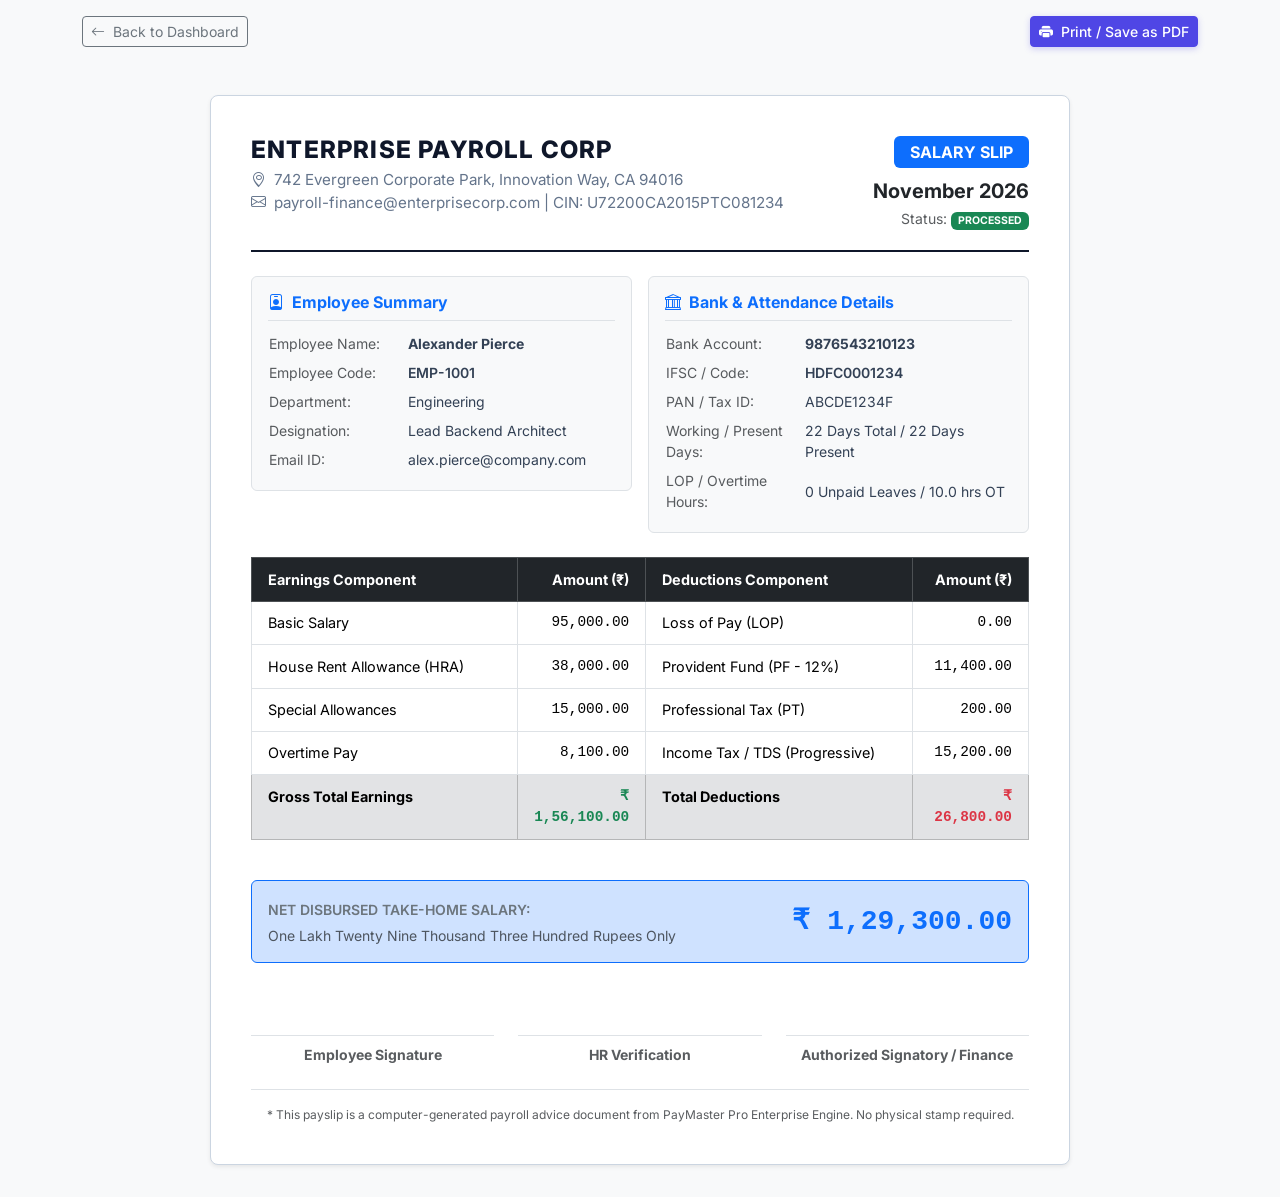
<file: test for girhub/target/classes/static/payslip.html>
<!DOCTYPE html>
<html lang="en">
<head>
    <meta charset="UTF-8">
    <meta name="viewport" content="width=device-width, initial-scale=1.0">
    <title>Employee Payslip - PayMaster Pro</title>
    <!-- Bootstrap 5 CSS -->
    <link href="https://cdn.jsdelivr.net/npm/bootstrap@5.3.3/dist/css/bootstrap.min.css" rel="stylesheet">
    <link href="https://cdn.jsdelivr.net/npm/bootstrap-icons@1.11.3/font/bootstrap-icons.min.css" rel="stylesheet">
    <link rel="stylesheet" href="css/styles.css">
    <style>
        .salary-table th, .salary-table td {
            padding: 0.65rem 1rem;
            font-size: 0.9rem;
        }
    </style>
</head>
<body class="bg-light">

    <!-- Top Action Bar (hidden when printed) -->
    <div class="container py-3 no-print">
        <div class="d-flex justify-content-between align-items-center">
            <a href="index.html" class="btn btn-outline-secondary btn-sm">
                <i class="bi bi-arrow-left me-1"></i> Back to Dashboard
            </a>
            <div class="d-flex gap-2">
                <button onclick="window.print()" class="btn btn-primary btn-sm">
                    <i class="bi bi-printer-fill me-1"></i> Print / Save as PDF
                </button>
            </div>
        </div>
    </div>

    <!-- Printable Payslip Document -->
    <div class="payslip-container shadow-sm bg-white" id="payslipSheet">
        <!-- Loading State -->
        <div id="loadingBox" class="text-center py-5">
            <div class="spinner-border text-primary" role="status"></div>
            <p class="text-muted mt-2">Loading official payslip record...</p>
        </div>

        <div id="payslipContent" class="d-none">
            <!-- Header -->
            <div class="payslip-header d-flex justify-content-between align-items-start">
                <div>
                    <h2 class="payslip-company-title mb-1">ENTERPRISE PAYROLL CORP</h2>
                    <div class="payslip-title-sub">
                        <i class="bi bi-geo-alt me-1"></i> 742 Evergreen Corporate Park, Innovation Way, CA 94016<br>
                        <i class="bi bi-envelope me-1"></i> payroll-finance@enterprisecorp.com | CIN: U72200CA2015PTC081234
                    </div>
                </div>
                <div class="text-end">
                    <span class="badge bg-primary px-3 py-2 fs-6 mb-2">SALARY SLIP</span>
                    <div class="fw-bold text-dark fs-5" id="lblPayPeriod">November 2026</div>
                    <small class="text-muted">Status: <span class="badge bg-success" id="lblStatus">PROCESSED</span></small>
                </div>
            </div>

            <!-- Employee & Bank Info Grid -->
            <div class="row g-3 mb-4">
                <div class="col-md-6">
                    <div class="p-3 border rounded bg-light">
                        <h6 class="fw-bold text-primary border-bottom pb-2 mb-2"><i class="bi bi-person-badge me-1"></i> Employee Summary</h6>
                        <table class="w-100 small">
                            <tr><td class="text-muted py-1" width="40%">Employee Name:</td><td class="fw-bold py-1" id="lblEmpName">Alexander Pierce</td></tr>
                            <tr><td class="text-muted py-1">Employee Code:</td><td class="fw-semibold py-1" id="lblEmpCode">EMP-1001</td></tr>
                            <tr><td class="text-muted py-1">Department:</td><td class="py-1" id="lblDept">Engineering</td></tr>
                            <tr><td class="text-muted py-1">Designation:</td><td class="py-1" id="lblDesignation">Lead Backend Architect</td></tr>
                            <tr><td class="text-muted py-1">Email ID:</td><td class="py-1" id="lblEmail">alex.pierce@company.com</td></tr>
                        </table>
                    </div>
                </div>
                <div class="col-md-6">
                    <div class="p-3 border rounded bg-light">
                        <h6 class="fw-bold text-primary border-bottom pb-2 mb-2"><i class="bi bi-bank me-1"></i> Bank & Attendance Details</h6>
                        <table class="w-100 small">
                            <tr><td class="text-muted py-1" width="40%">Bank Account:</td><td class="fw-bold py-1" id="lblBankAcc">9876543210123</td></tr>
                            <tr><td class="text-muted py-1">IFSC / Code:</td><td class="fw-semibold py-1" id="lblIfsc">HDFC0001234</td></tr>
                            <tr><td class="text-muted py-1">PAN / Tax ID:</td><td class="py-1" id="lblPan">ABCDE1234F</td></tr>
                            <tr><td class="text-muted py-1">Working / Present Days:</td><td class="py-1" id="lblAttendanceDays">22 Days Total / 22 Days Present</td></tr>
                            <tr><td class="text-muted py-1">LOP / Overtime Hours:</td><td class="py-1" id="lblLopOt">0 Unpaid Leaves / 10.0 hrs OT</td></tr>
                        </table>
                    </div>
                </div>
            </div>

            <!-- Itemized Earnings and Deductions Table -->
            <div class="table-responsive mb-4">
                <table class="table table-bordered salary-table">
                    <thead class="table-dark">
                        <tr>
                            <th width="35%">Earnings Component</th>
                            <th width="15%" class="text-end">Amount (₹)</th>
                            <th width="35%">Deductions Component</th>
                            <th width="15%" class="text-end">Amount (₹)</th>
                        </tr>
                    </thead>
                    <tbody>
                        <tr>
                            <td>Basic Salary</td>
                            <td class="text-end font-monospace" id="lblBasic">95,000.00</td>
                            <td>Loss of Pay (LOP)</td>
                            <td class="text-end font-monospace" id="lblLop">0.00</td>
                        </tr>
                        <tr>
                            <td>House Rent Allowance (HRA)</td>
                            <td class="text-end font-monospace" id="lblHra">38,000.00</td>
                            <td>Provident Fund (PF - 12%)</td>
                            <td class="text-end font-monospace" id="lblPf">11,400.00</td>
                        </tr>
                        <tr>
                            <td>Special Allowances</td>
                            <td class="text-end font-monospace" id="lblSpecial">15,000.00</td>
                            <td>Professional Tax (PT)</td>
                            <td class="text-end font-monospace" id="lblPt">200.00</td>
                        </tr>
                        <tr>
                            <td>Overtime Pay</td>
                            <td class="text-end font-monospace" id="lblOvertime">8,100.00</td>
                            <td>Income Tax / TDS (Progressive)</td>
                            <td class="text-end font-monospace" id="lblTds">15,200.00</td>
                        </tr>
                        <tr class="table-secondary fw-bold">
                            <td>Gross Total Earnings</td>
                            <td class="text-end font-monospace text-success" id="lblGross">₹ 1,56,100.00</td>
                            <td>Total Deductions</td>
                            <td class="text-end font-monospace text-danger" id="lblTotalDeductions">₹ 26,800.00</td>
                        </tr>
                    </tbody>
                </table>
            </div>

            <!-- Net Disbursed Card -->
            <div class="card bg-primary-subtle border-primary mb-4">
                <div class="card-body p-3">
                    <div class="row align-items-center">
                        <div class="col-md-7">
                            <span class="text-secondary small fw-semibold text-uppercase">Net Disbursed Take-Home Salary:</span>
                            <div class="small text-muted mt-1" id="lblNetWords">One Lakh Twenty Nine Thousand Three Hundred Rupees Only</div>
                        </div>
                        <div class="col-md-5 text-md-end mt-2 mt-md-0">
                            <h3 class="fw-bolder text-primary mb-0 font-monospace" id="lblNetSalary">₹ 1,29,300.00</h3>
                        </div>
                    </div>
                </div>
            </div>

            <!-- Signature Section -->
            <div class="row pt-4 mt-5 text-center">
                <div class="col-4">
                    <div class="border-top pt-2 small text-muted">
                        <strong>Employee Signature</strong>
                    </div>
                </div>
                <div class="col-4">
                    <div class="border-top pt-2 small text-muted">
                        <strong>HR Verification</strong>
                    </div>
                </div>
                <div class="col-4">
                    <div class="border-top pt-2 small text-muted">
                        <strong>Authorized Signatory / Finance</strong>
                    </div>
                </div>
            </div>

            <div class="mt-4 pt-3 border-top text-center text-muted" style="font-size: 0.75rem;">
                * This payslip is a computer-generated payroll advice document from PayMaster Pro Enterprise Engine. No physical stamp required.
            </div>
        </div>
    </div>

    <!-- Bootstrap 5 JS -->
    <script src="https://cdn.jsdelivr.net/npm/bootstrap@5.3.3/dist/js/bootstrap.bundle.min.js"></script>
    <script>
        document.addEventListener('DOMContentLoaded', async () => {
            const urlParams = new URLSearchParams(window.location.search);
            const id = urlParams.get('id');

            if (id) {
                try {
                    const res = await fetch(`/api/payroll/${id}`);
                    if (res.ok) {
                        const data = await res.json();
                        renderPayslip(data);
                        return;
                    }
                } catch (e) {}
            }

            // Fallback demo record if server not running or id not found
            renderSamplePayslip();
        });

        function formatCurrency(val) {
            return Number(val || 0).toLocaleString('en-IN', { minimumFractionDigits: 2, maximumFractionDigits: 2 });
        }

        function renderPayslip(p) {
            document.getElementById('loadingBox').classList.add('d-none');
            document.getElementById('payslipContent').classList.remove('d-none');

            document.getElementById('lblPayPeriod').textContent = `${p.monthName || 'November'} ${p.year || 2026}`;
            document.getElementById('lblStatus').textContent = p.paymentStatus || 'PROCESSED';

            document.getElementById('lblEmpName').textContent = p.employeeName;
            document.getElementById('lblEmpCode').textContent = p.empCode;
            document.getElementById('lblDept').textContent = p.department;
            document.getElementById('lblDesignation').textContent = p.designation;
            document.getElementById('lblEmail').textContent = p.email;

            document.getElementById('lblBankAcc').textContent = p.bankAccountNumber;
            document.getElementById('lblIfsc').textContent = p.ifscCode;
            document.getElementById('lblPan').textContent = p.panNumber;
            document.getElementById('lblAttendanceDays').textContent = `${p.totalWorkingDays || 22} Days Total / ${p.daysPresent || 22} Days Present`;
            document.getElementById('lblLopOt').textContent = `${p.unpaidLeaves || 0} Unpaid Leaves / ${p.overtimeHours || 0} hrs OT`;

            // Earnings
            document.getElementById('lblBasic').textContent = formatCurrency(p.basicSalary);
            document.getElementById('lblHra').textContent = formatCurrency(p.hra);
            document.getElementById('lblSpecial').textContent = formatCurrency(p.specialAllowances);
            document.getElementById('lblOvertime').textContent = formatCurrency(p.overtimePay);
            document.getElementById('lblGross').textContent = '₹ ' + formatCurrency(p.grossSalary);

            // Deductions
            document.getElementById('lblLop').textContent = formatCurrency(p.lopDeduction);
            document.getElementById('lblPf').textContent = formatCurrency(p.pfDeduction);
            document.getElementById('lblPt').textContent = formatCurrency(p.ptDeduction);
            document.getElementById('lblTds').textContent = formatCurrency(p.tdsDeduction);
            document.getElementById('lblTotalDeductions').textContent = '₹ ' + formatCurrency(p.totalDeductions);

            // Net
            document.getElementById('lblNetSalary').textContent = '₹ ' + formatCurrency(p.netSalary);
            document.getElementById('lblNetWords').textContent = p.netSalaryInWords || 'One Lakh Twenty Nine Thousand Three Hundred Rupees Only';
        }

        function renderSamplePayslip() {
            document.getElementById('loadingBox').classList.add('d-none');
            document.getElementById('payslipContent').classList.remove('d-none');
        }
    </script>
</body>
</html>
</file>
<file: test for girhub/target/classes/static/css/styles.css>
/* ===================================================================
   Employee Payroll Management System - Modern UI Stylesheet
   =================================================================== */

@import url('https://fonts.googleapis.com/css2?family=Inter:wght@300;400;500;600;700;800&display=swap');

:root {
    --primary: #4f46e5;
    --primary-dark: #4338ca;
    --primary-light: #e0e7ff;
    --secondary: #0ea5e9;
    --success: #10b981;
    --warning: #f59e0b;
    --danger: #ef4444;
    --dark: #0f172a;
    --light-bg: #f8fafc;
    --card-border: #e2e8f0;
    --sidebar-width: 260px;
    --sidebar-bg: #1e1b4b;
    --sidebar-hover: #312e81;
}

* {
    box-sizing: border-box;
}

body {
    font-family: 'Inter', -apple-system, BlinkMacSystemFont, 'Segoe UI', Roboto, Oxygen, Ubuntu, Cantarell, sans-serif;
    background-color: var(--light-bg);
    color: #334155;
    margin: 0;
    padding: 0;
}

/* ----------------- LOGIN PAGE STYLES ----------------- */
.login-container {
    min-height: 100vh;
    display: flex;
    align-items: center;
    justify-content: center;
    background: radial-gradient(circle at 10% 20%, rgba(79, 70, 229, 0.08) 0%, rgba(14, 165, 233, 0.05) 90%), #f8fafc;
    padding: 20px;
}

.login-card {
    background: #ffffff;
    border-radius: 16px;
    border: 1px solid var(--card-border);
    box-shadow: 0 20px 25px -5px rgba(0, 0, 0, 0.05), 0 8px 10px -6px rgba(0, 0, 0, 0.03);
    width: 100%;
    max-width: 440px;
    padding: 2.5rem;
}

.login-brand {
    display: flex;
    align-items: center;
    gap: 12px;
    margin-bottom: 1.5rem;
}

.brand-icon {
    width: 44px;
    height: 44px;
    border-radius: 10px;
    background: linear-gradient(135deg, var(--primary), var(--secondary));
    display: flex;
    align-items: center;
    justify-content: center;
    color: #ffffff;
    font-size: 1.3rem;
    box-shadow: 0 4px 12px rgba(79, 70, 229, 0.3);
}

/* ----------------- MAIN LAYOUT & SIDEBAR ----------------- */
.app-wrapper {
    display: flex;
    min-height: 100vh;
}

.sidebar {
    width: var(--sidebar-width);
    background-color: var(--sidebar-bg);
    color: #e2e8f0;
    flex-shrink: 0;
    display: flex;
    flex-direction: column;
    position: fixed;
    top: 0;
    bottom: 0;
    left: 0;
    z-index: 1000;
    box-shadow: 4px 0 16px rgba(0, 0, 0, 0.06);
    transition: all 0.3s ease;
}

.sidebar-header {
    padding: 1.5rem;
    display: flex;
    align-items: center;
    gap: 12px;
    border-bottom: 1px solid rgba(255, 255, 255, 0.08);
}

.sidebar-nav {
    padding: 1.25rem 0.75rem;
    display: flex;
    flex-direction: column;
    gap: 0.35rem;
    flex-grow: 1;
    overflow-y: auto;
}

.nav-link-custom {
    display: flex;
    align-items: center;
    gap: 12px;
    padding: 0.75rem 1rem;
    color: #cbd5e1;
    text-decoration: none;
    border-radius: 8px;
    font-weight: 500;
    font-size: 0.95rem;
    transition: all 0.2s ease;
    cursor: pointer;
}

.nav-link-custom i {
    font-size: 1.15rem;
    width: 22px;
    text-align: center;
}

.nav-link-custom:hover {
    color: #ffffff;
    background-color: var(--sidebar-hover);
}

.nav-link-custom.active {
    color: #ffffff;
    background: linear-gradient(90deg, var(--primary), var(--primary-dark));
    box-shadow: 0 4px 12px rgba(79, 70, 229, 0.35);
}

.sidebar-footer {
    padding: 1.25rem;
    border-top: 1px solid rgba(255, 255, 255, 0.08);
}

/* ----------------- MAIN CONTENT AREA ----------------- */
.main-content {
    margin-left: var(--sidebar-width);
    flex-grow: 1;
    display: flex;
    flex-direction: column;
    min-width: 0;
    background-color: var(--light-bg);
}

.top-navbar {
    background: #ffffff;
    height: 70px;
    border-bottom: 1px solid var(--card-border);
    display: flex;
    align-items: center;
    justify-content: space-between;
    padding: 0 2rem;
    position: sticky;
    top: 0;
    z-index: 99;
}

.content-body {
    padding: 2rem;
    flex-grow: 1;
}

/* ----------------- KPI METRIC CARDS ----------------- */
.kpi-card {
    background: #ffffff;
    border-radius: 14px;
    border: 1px solid var(--card-border);
    padding: 1.5rem;
    display: flex;
    align-items: center;
    justify-content: space-between;
    box-shadow: 0 2px 8px rgba(0, 0, 0, 0.02);
    transition: transform 0.2s ease, box-shadow 0.2s ease;
}

.kpi-card:hover {
    transform: translateY(-2px);
    box-shadow: 0 8px 16px rgba(0, 0, 0, 0.05);
}

.kpi-title {
    font-size: 0.85rem;
    font-weight: 600;
    text-transform: uppercase;
    letter-spacing: 0.04em;
    color: #64748b;
    margin-bottom: 0.35rem;
}

.kpi-value {
    font-size: 1.65rem;
    font-weight: 700;
    color: var(--dark);
    margin: 0;
}

.kpi-icon-box {
    width: 48px;
    height: 48px;
    border-radius: 12px;
    display: flex;
    align-items: center;
    justify-content: center;
    font-size: 1.4rem;
}

.kpi-icon-blue { background-color: #eff6ff; color: #2563eb; }
.kpi-icon-purple { background-color: #f5f3ff; color: #7c3aed; }
.kpi-icon-amber { background-color: #fffbeb; color: #d97706; }
.kpi-icon-emerald { background-color: #ecfdf5; color: #059669; }

/* ----------------- DATA TABLES & PANELS ----------------- */
.custom-card {
    background: #ffffff;
    border-radius: 14px;
    border: 1px solid var(--card-border);
    box-shadow: 0 2px 8px rgba(0, 0, 0, 0.02);
    margin-bottom: 2rem;
}

.custom-card-header {
    padding: 1.25rem 1.5rem;
    border-bottom: 1px solid var(--card-border);
    display: flex;
    align-items: center;
    justify-content: space-between;
    flex-wrap: wrap;
    gap: 1rem;
}

.table-custom {
    margin-bottom: 0;
}

.table-custom thead th {
    background-color: #f8fafc;
    color: #475569;
    font-size: 0.8rem;
    font-weight: 600;
    text-transform: uppercase;
    letter-spacing: 0.05em;
    border-bottom: 1px solid var(--card-border);
    padding: 0.85rem 1.25rem;
}

.table-custom tbody td {
    padding: 1rem 1.25rem;
    vertical-align: middle;
    color: #334155;
    font-size: 0.92rem;
    border-bottom: 1px solid #f1f5f9;
}

.table-custom tbody tr:hover {
    background-color: #f8fafc;
}

/* ----------------- BADGES & BUTTONS ----------------- */
.badge-active {
    background-color: #dcfce7;
    color: #15803d;
    padding: 0.35rem 0.65rem;
    border-radius: 20px;
    font-weight: 600;
    font-size: 0.78rem;
}

.badge-inactive {
    background-color: #fee2e2;
    color: #b91c1c;
    padding: 0.35rem 0.65rem;
    border-radius: 20px;
    font-weight: 600;
    font-size: 0.78rem;
}

.btn-primary {
    background-color: var(--primary);
    border-color: var(--primary);
    box-shadow: 0 2px 6px rgba(79, 70, 229, 0.25);
    font-weight: 500;
}

.btn-primary:hover {
    background-color: var(--primary-dark);
    border-color: var(--primary-dark);
}

/* ----------------- PAYSLIP PRINT STYLES ----------------- */
.payslip-container {
    max-width: 860px;
    margin: 2rem auto;
    background: #ffffff;
    border: 1px solid #cbd5e1;
    border-radius: 8px;
    padding: 2.5rem;
    box-shadow: 0 4px 14px rgba(0, 0, 0, 0.06);
}

.payslip-header {
    border-bottom: 2px solid #0f172a;
    padding-bottom: 1.25rem;
    margin-bottom: 1.5rem;
}

.payslip-company-title {
    font-size: 1.5rem;
    font-weight: 800;
    color: #0f172a;
    text-transform: uppercase;
    letter-spacing: 0.05em;
}

.payslip-title-sub {
    font-size: 0.95rem;
    color: #64748b;
}

.payslip-box {
    border: 1px solid #e2e8f0;
    border-radius: 6px;
    padding: 1rem;
    margin-bottom: 1.5rem;
    background-color: #f8fafc;
}

@media print {
    body {
        background: #ffffff;
        color: #000000;
    }
    .no-print {
        display: none !important;
    }
    .payslip-container {
        border: none;
        box-shadow: none;
        margin: 0;
        padding: 0;
        max-width: 100%;
    }
}

/* Responsive */
@media (max-width: 992px) {
    .sidebar {
        transform: translateX(-100%);
    }
    .sidebar.open {
        transform: translateX(0);
    }
    .main-content {
        margin-left: 0;
    }
}
</file>
